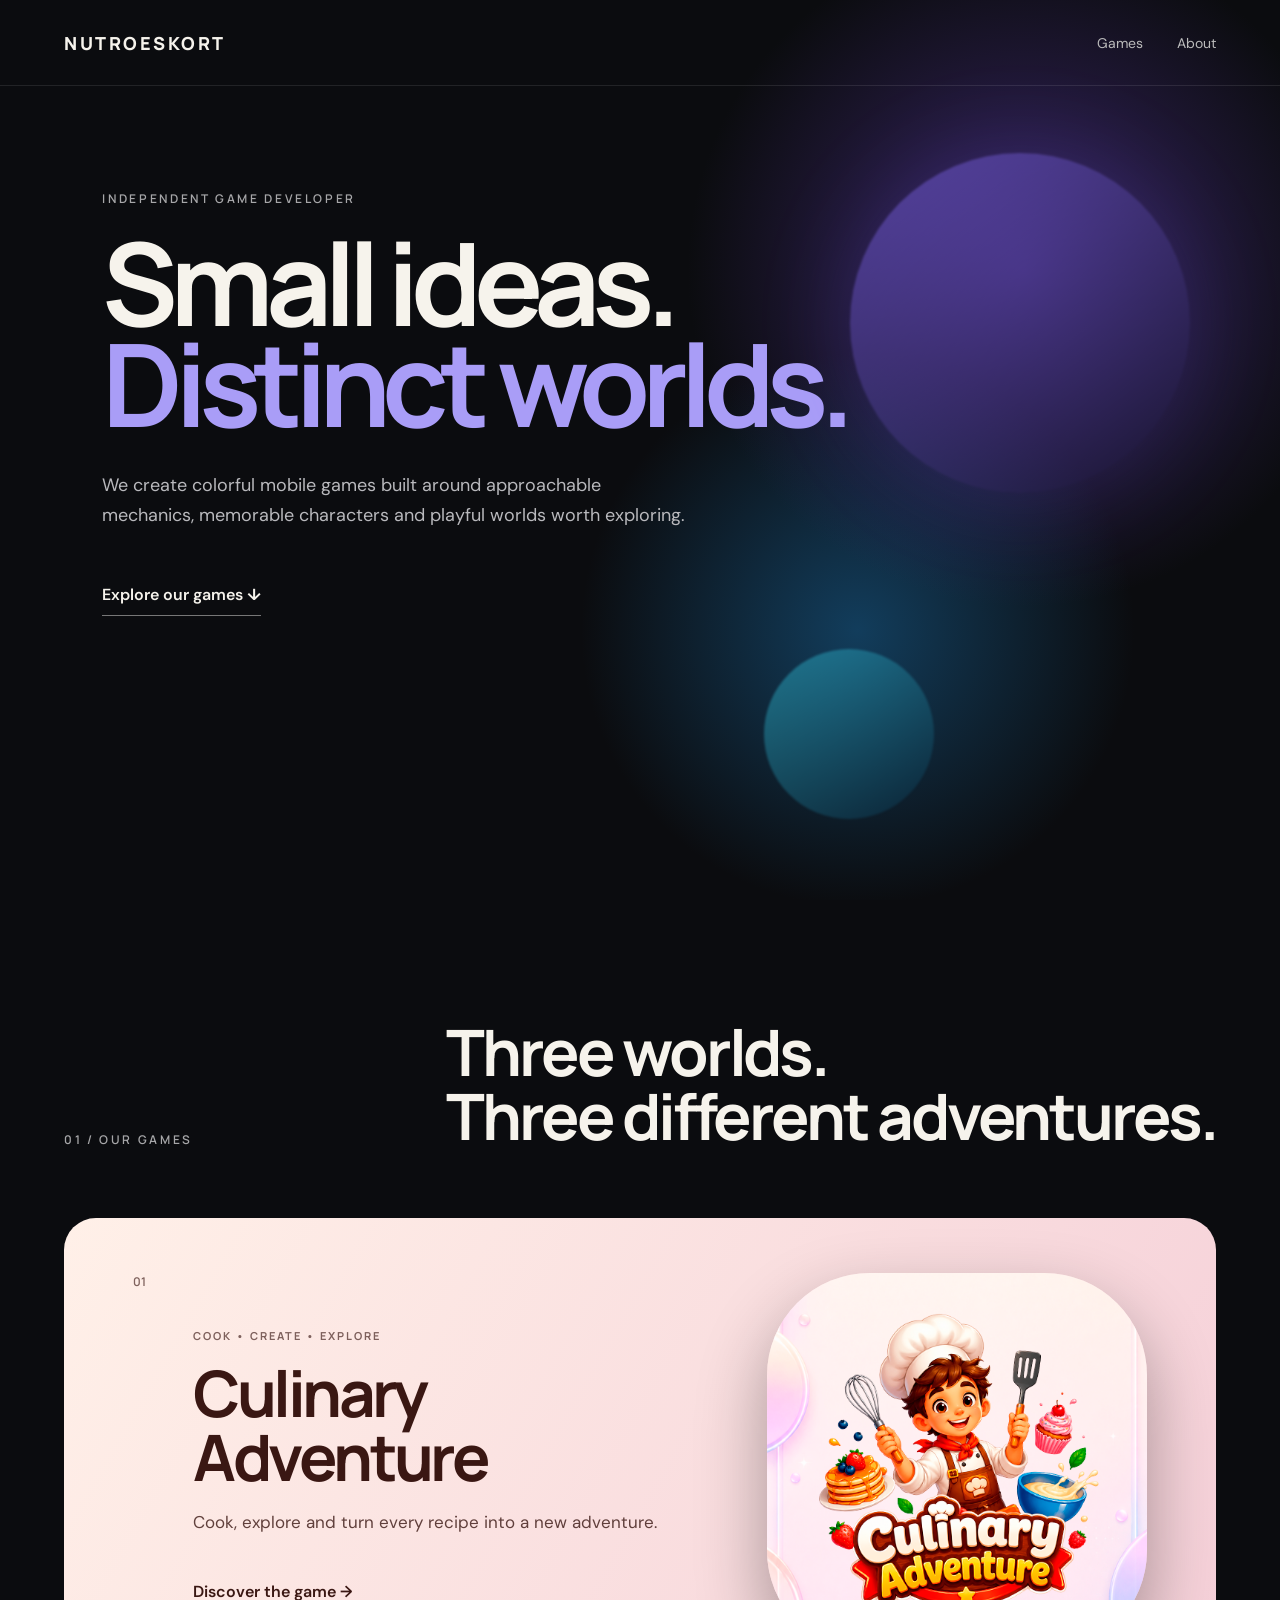
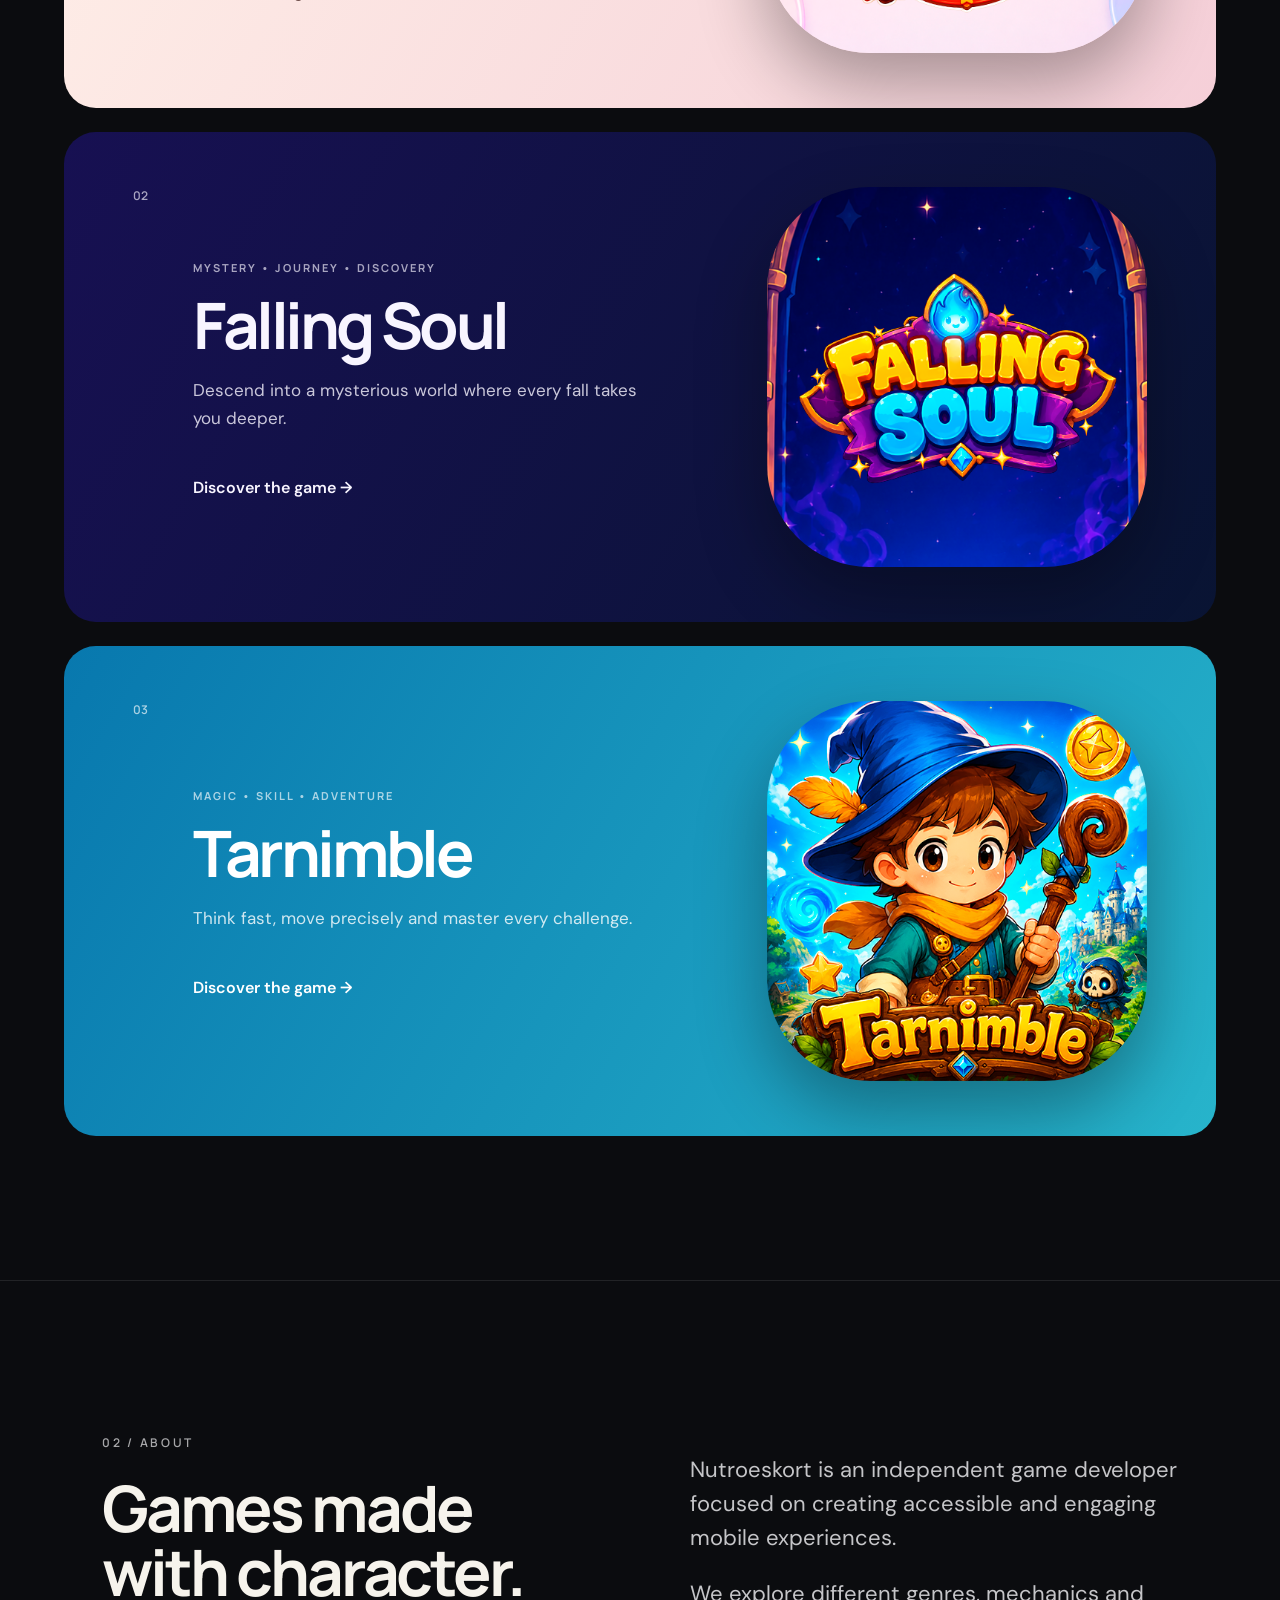
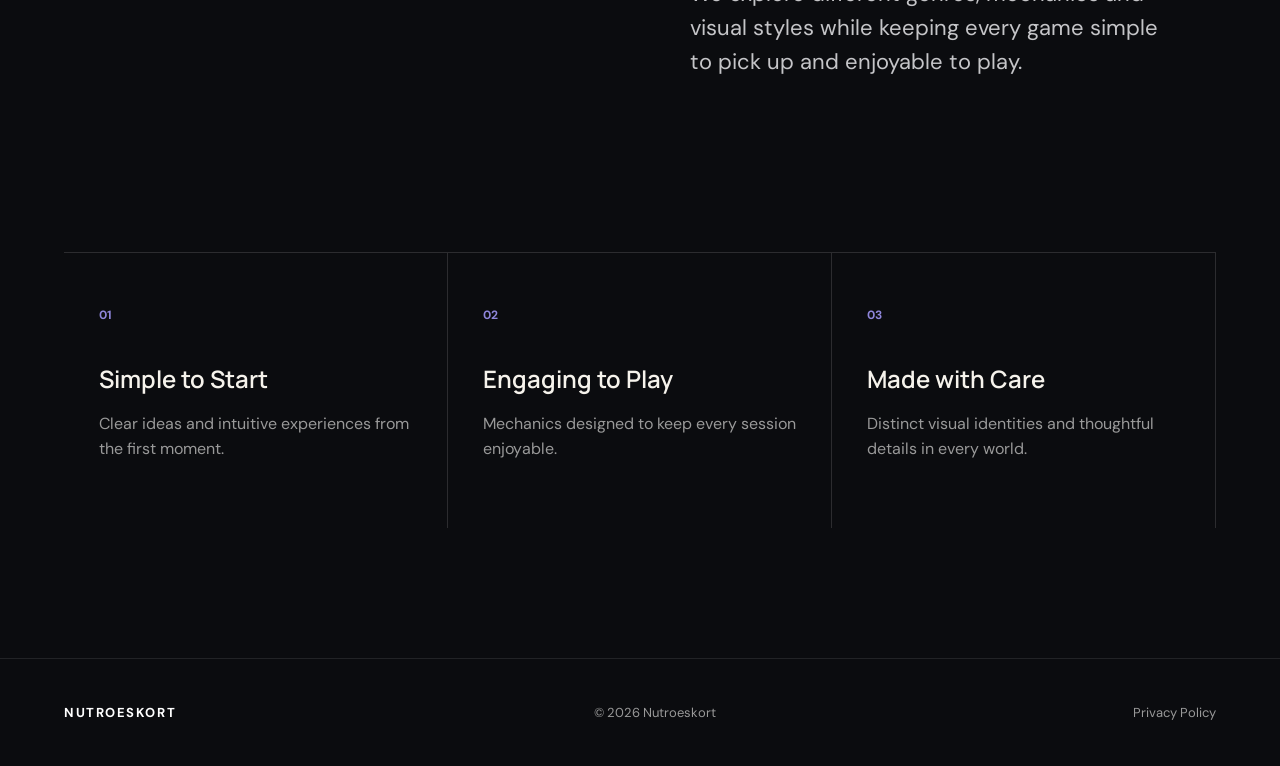
<file: index.html>
<!doctype html><html lang="en"><head><meta charset="utf-8"><meta name="viewport" content="width=device-width,initial-scale=1"><meta name="description" content="Nutroeskort — independent mobile game developer."><title>Nutroeskort — Independent Game Developer</title><link rel="stylesheet" href="assets/style.css"></head><body>
<header class="nav"><a class="brand" href="#top">NUTROESKORT</a><nav><a href="#games">Games</a><a href="#about">About</a></nav></header>
<main id="top"><section class="hero"><div class="eyebrow">INDEPENDENT GAME DEVELOPER</div><h1>Small ideas.<br><span>Distinct worlds.</span></h1><p>We create colorful mobile games built around approachable mechanics, memorable characters and playful worlds worth exploring.</p><a class="cta" href="#games">Explore our games <b>↓</b></a><div class="orb o1"></div><div class="orb o2"></div></section>
<section id="games" class="games"><div class="section-head"><span>01 / OUR GAMES</span><h2>Three worlds.<br>Three different adventures.</h2></div>
<a class="game culinary" href="games/culinary-adventure.html"><div class="num">01</div><div class="copy"><span>COOK • CREATE • EXPLORE</span><h3>Culinary Adventure</h3><p>Cook, explore and turn every recipe into a new adventure.</p><i>Discover the game →</i></div><img src="assets/culinary-adventure.png" alt="Culinary Adventure icon"></a>
<a class="game soul" href="games/falling-soul.html"><div class="num">02</div><div class="copy"><span>MYSTERY • JOURNEY • DISCOVERY</span><h3>Falling Soul</h3><p>Descend into a mysterious world where every fall takes you deeper.</p><i>Discover the game →</i></div><img src="assets/falling-soul.png" alt="Falling Soul icon"></a>
<a class="game tarn" href="games/tarnimble.html"><div class="num">03</div><div class="copy"><span>MAGIC • SKILL • ADVENTURE</span><h3>Tarnimble</h3><p>Think fast, move precisely and master every challenge.</p><i>Discover the game →</i></div><img src="assets/tarnimble.png" alt="Tarnimble icon"></a></section>
<section id="about" class="about"><div><span>02 / ABOUT</span><h2>Games made<br>with character.</h2></div><div class="about-copy"><p>Nutroeskort is an independent game developer focused on creating accessible and engaging mobile experiences.</p><p>We explore different genres, mechanics and visual styles while keeping every game simple to pick up and enjoyable to play.</p></div></section>
<section class="approach"><article><b>01</b><h4>Simple to Start</h4><p>Clear ideas and intuitive experiences from the first moment.</p></article><article><b>02</b><h4>Engaging to Play</h4><p>Mechanics designed to keep every session enjoyable.</p></article><article><b>03</b><h4>Made with Care</h4><p>Distinct visual identities and thoughtful details in every world.</p></article></section></main>
<footer><strong>NUTROESKORT</strong><span>© 2026 Nutroeskort</span><a href="privacy-policy.html">Privacy Policy</a></footer></body></html>
</file>
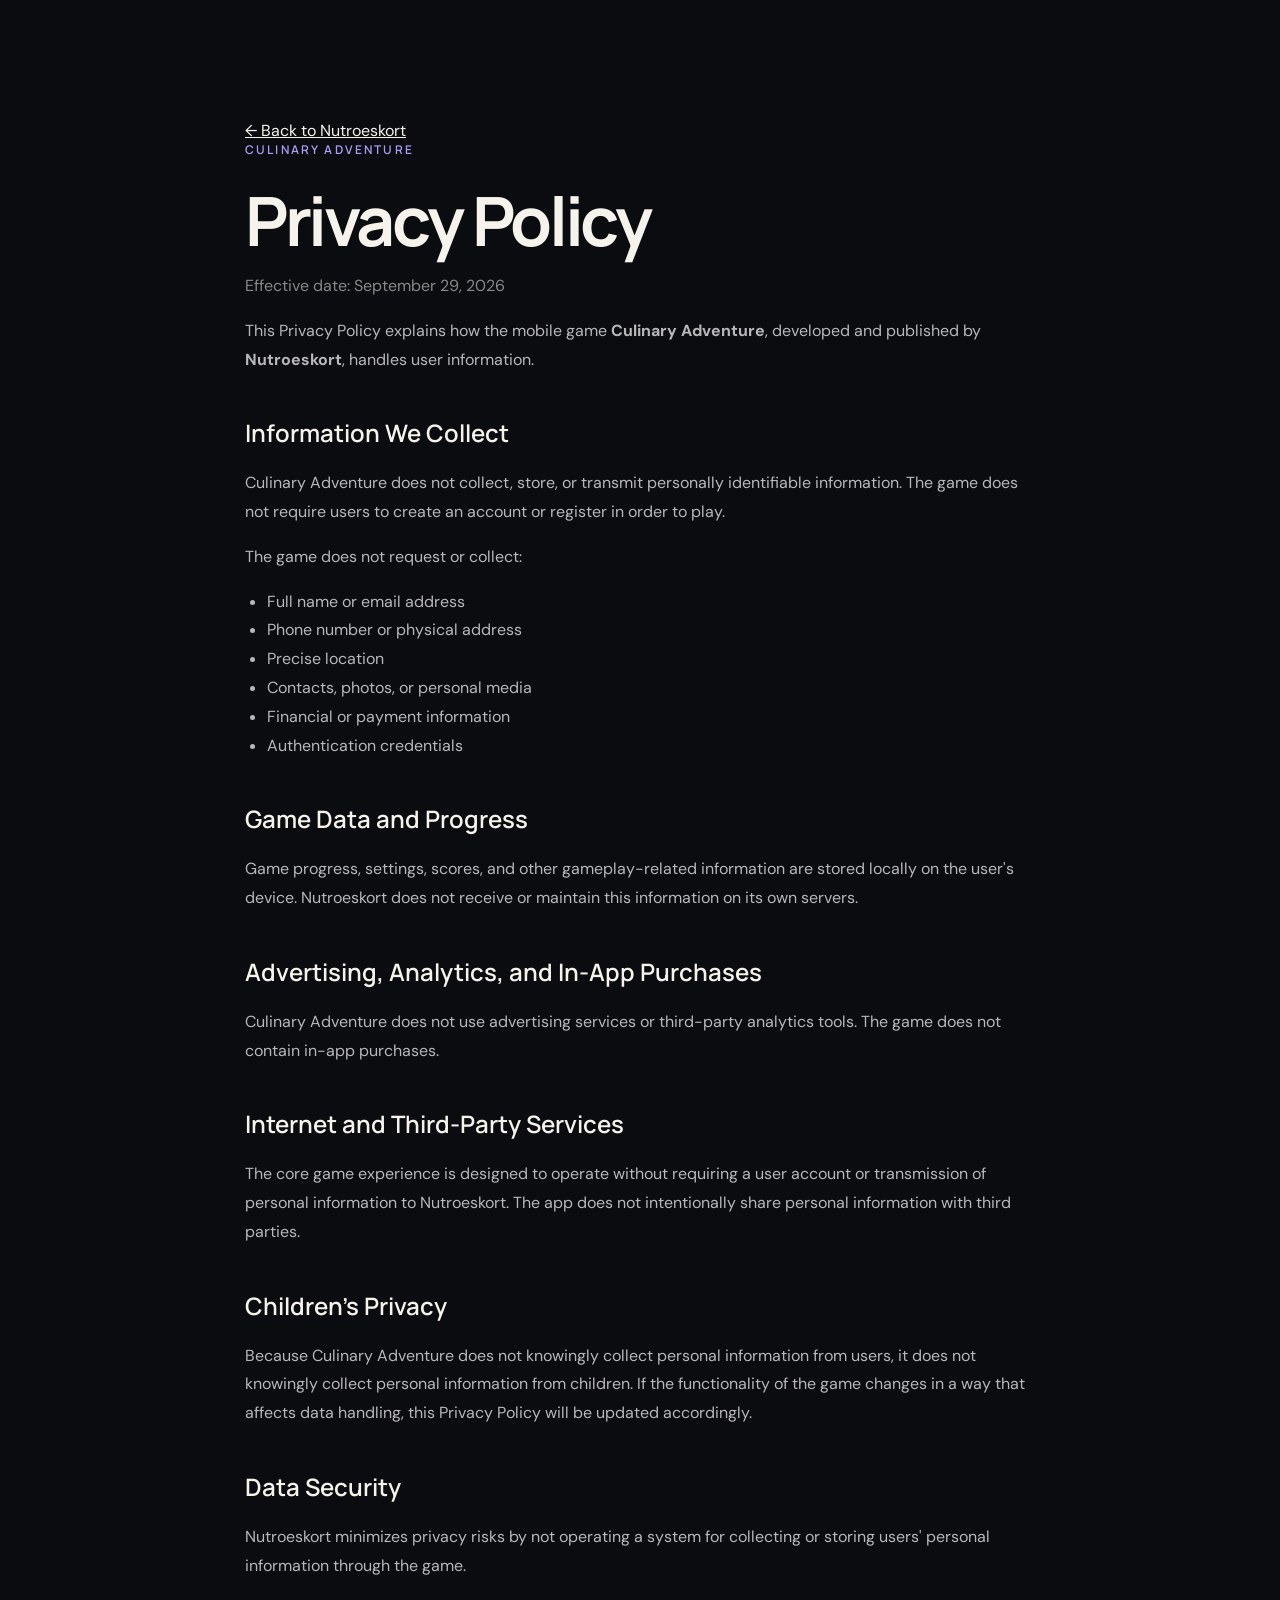
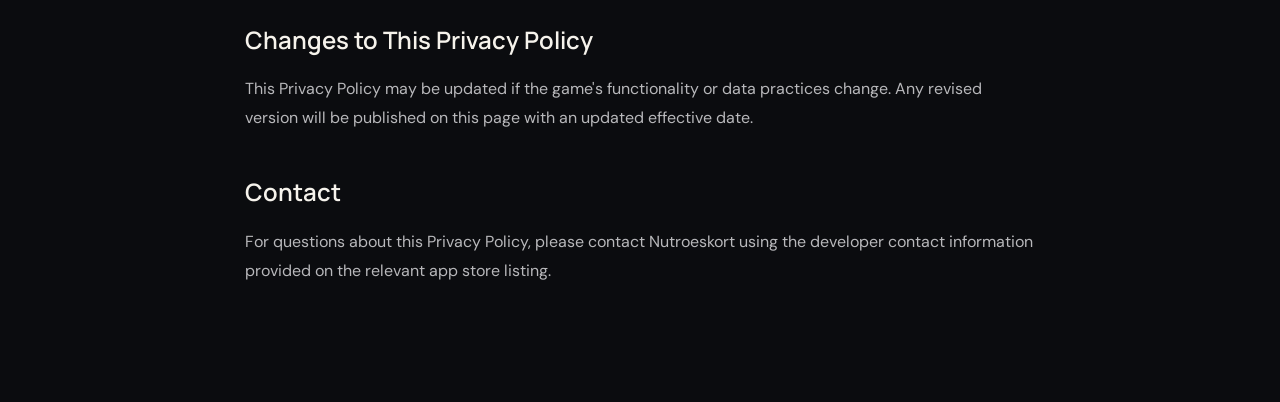
<file: privacy-policy-culinary-adventure.html>
<!doctype html>
<html lang="en">
<head>
  <meta charset="utf-8">
  <meta name="viewport" content="width=device-width,initial-scale=1">
  <title>Privacy Policy — Culinary Adventure</title>
  <meta name="description" content="Privacy Policy for Culinary Adventure by Nutroeskort">
  <link rel="stylesheet" href="assets/style.css">
  <style>
    .policy{max-width:850px;margin:auto;padding:120px 30px 100px}.policy h1{font:700 clamp(46px,7vw,68px)/1 Manrope;letter-spacing:-.05em;margin:28px 0 18px}.policy h2{font:600 24px Manrope;margin-top:42px}.policy p,.policy li{color:#b8b8bb;line-height:1.8}.policy ul{padding-left:22px}.policy a{text-decoration:underline}.policy .app{font:600 12px Manrope;letter-spacing:.18em;color:#a99df7;text-transform:uppercase}.policy .date{color:#888}
  </style>
</head>
<body>
<main class="policy">
  <a href="index.html">← Back to Nutroeskort</a>
  <div class="app">Culinary Adventure</div>
  <h1>Privacy Policy</h1>
  <p class="date">Effective date: September 29, 2026</p>
  <p>This Privacy Policy explains how the mobile game <strong>Culinary Adventure</strong>, developed and published by <strong>Nutroeskort</strong>, handles user information.</p>

  <h2>Information We Collect</h2>
  <p>Culinary Adventure does not collect, store, or transmit personally identifiable information. The game does not require users to create an account or register in order to play.</p>
  <p>The game does not request or collect:</p>
  <ul>
    <li>Full name or email address</li>
    <li>Phone number or physical address</li>
    <li>Precise location</li>
    <li>Contacts, photos, or personal media</li>
    <li>Financial or payment information</li>
    <li>Authentication credentials</li>
  </ul>

  <h2>Game Data and Progress</h2>
  <p>Game progress, settings, scores, and other gameplay-related information are stored locally on the user's device. Nutroeskort does not receive or maintain this information on its own servers.</p>

  <h2>Advertising, Analytics, and In-App Purchases</h2>
  <p>Culinary Adventure does not use advertising services or third-party analytics tools. The game does not contain in-app purchases.</p>

  <h2>Internet and Third-Party Services</h2>
  <p>The core game experience is designed to operate without requiring a user account or transmission of personal information to Nutroeskort. The app does not intentionally share personal information with third parties.</p>

  <h2>Children's Privacy</h2>
  <p>Because Culinary Adventure does not knowingly collect personal information from users, it does not knowingly collect personal information from children. If the functionality of the game changes in a way that affects data handling, this Privacy Policy will be updated accordingly.</p>

  <h2>Data Security</h2>
  <p>Nutroeskort minimizes privacy risks by not operating a system for collecting or storing users' personal information through the game.</p>

  <h2>Changes to This Privacy Policy</h2>
  <p>This Privacy Policy may be updated if the game's functionality or data practices change. Any revised version will be published on this page with an updated effective date.</p>

  <h2>Contact</h2>
  <p>For questions about this Privacy Policy, please contact Nutroeskort using the developer contact information provided on the relevant app store listing.</p>
</main>
</body>
</html>
</file>
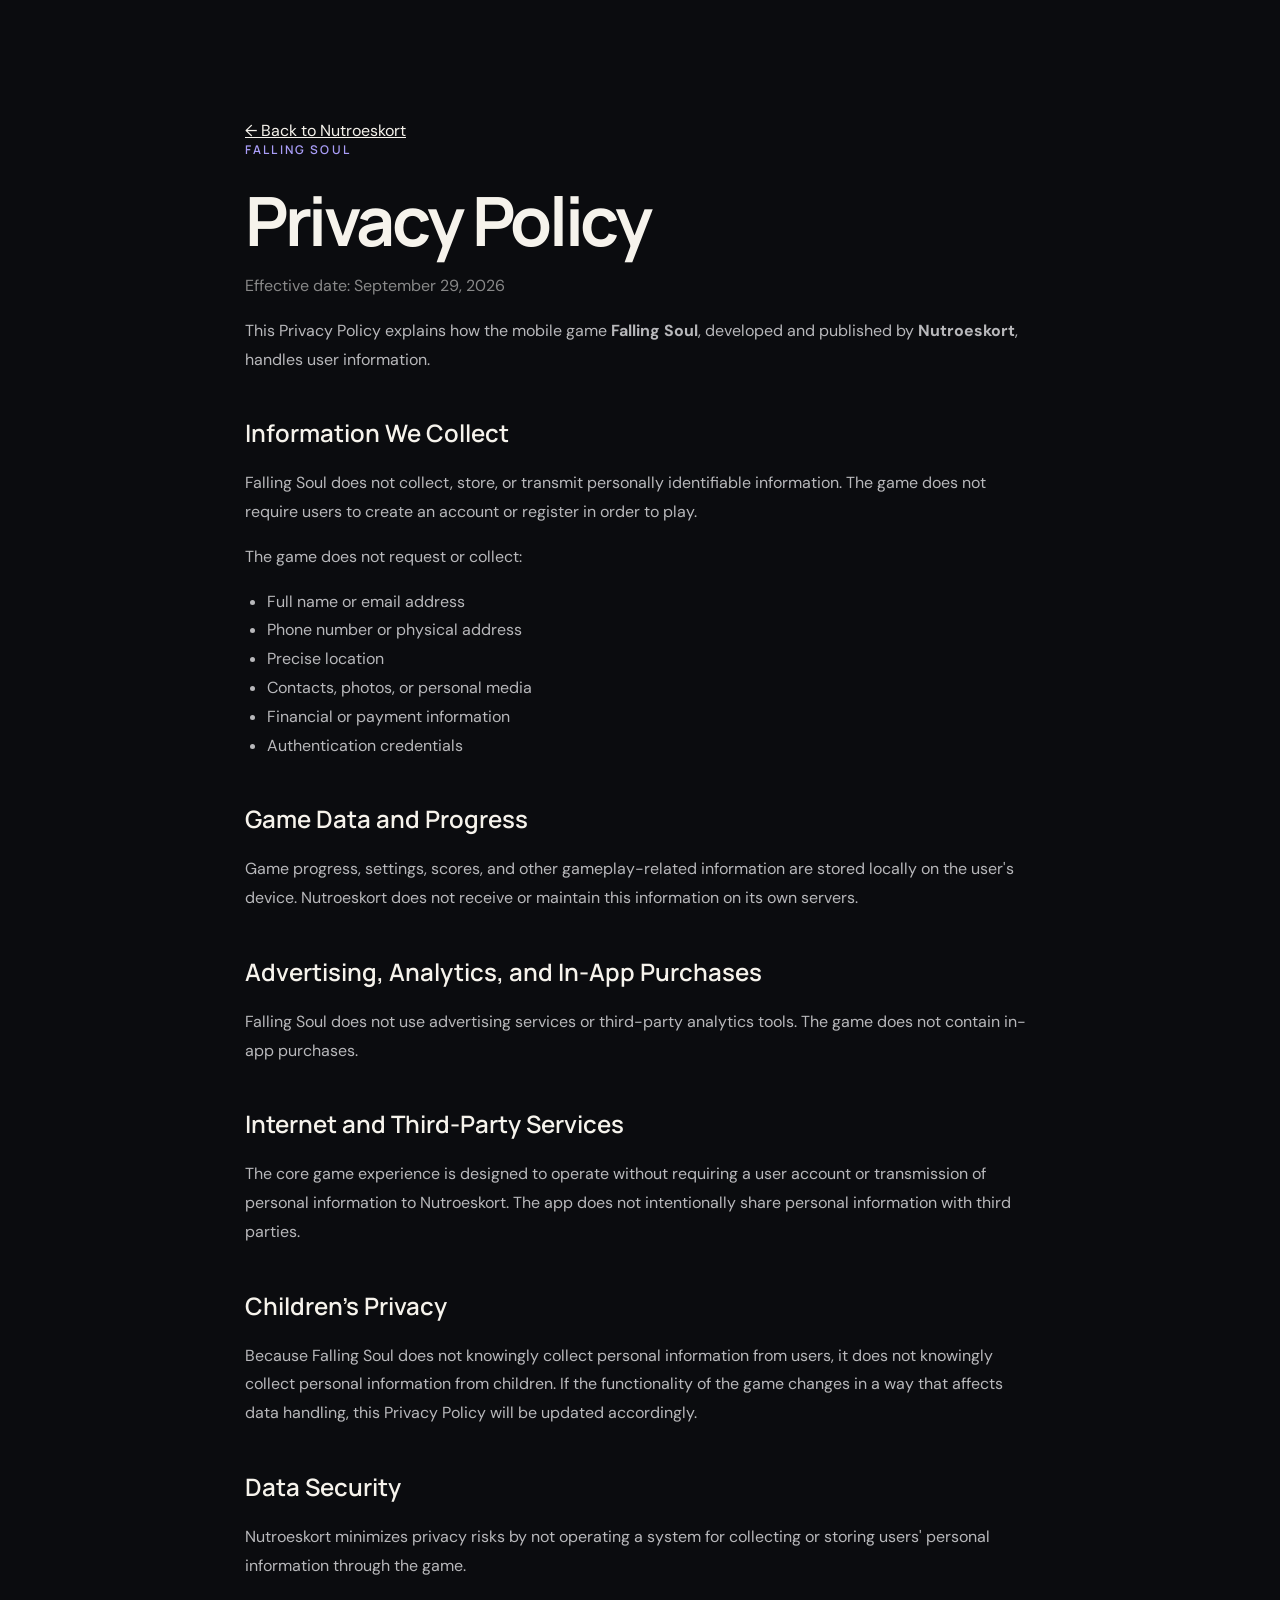
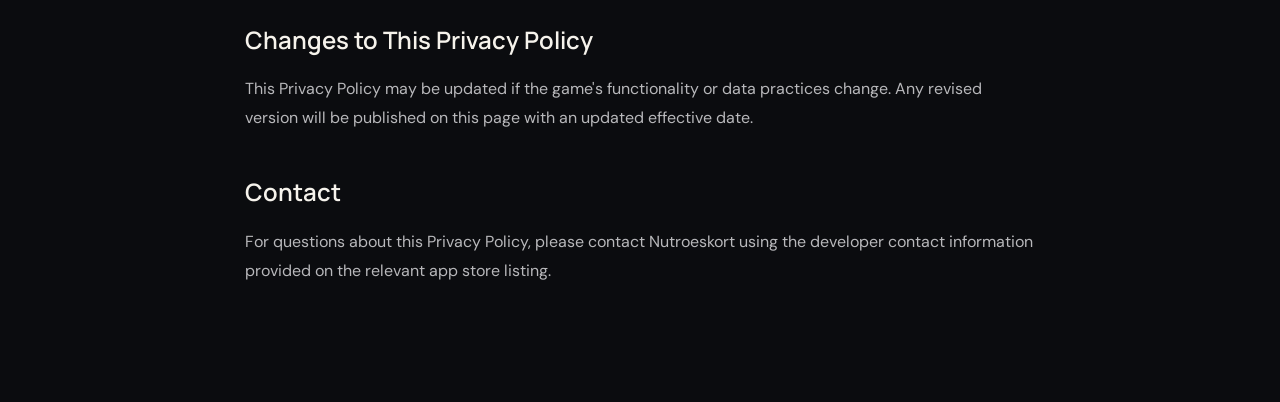
<file: privacy-policy-falling-soul.html>
<!doctype html>
<html lang="en">
<head>
  <meta charset="utf-8">
  <meta name="viewport" content="width=device-width,initial-scale=1">
  <title>Privacy Policy — Falling Soul</title>
  <meta name="description" content="Privacy Policy for Falling Soul by Nutroeskort">
  <link rel="stylesheet" href="assets/style.css">
  <style>
    .policy{max-width:850px;margin:auto;padding:120px 30px 100px}.policy h1{font:700 clamp(46px,7vw,68px)/1 Manrope;letter-spacing:-.05em;margin:28px 0 18px}.policy h2{font:600 24px Manrope;margin-top:42px}.policy p,.policy li{color:#b8b8bb;line-height:1.8}.policy ul{padding-left:22px}.policy a{text-decoration:underline}.policy .app{font:600 12px Manrope;letter-spacing:.18em;color:#a99df7;text-transform:uppercase}.policy .date{color:#888}
  </style>
</head>
<body>
<main class="policy">
  <a href="index.html">← Back to Nutroeskort</a>
  <div class="app">Falling Soul</div>
  <h1>Privacy Policy</h1>
  <p class="date">Effective date: September 29, 2026</p>
  <p>This Privacy Policy explains how the mobile game <strong>Falling Soul</strong>, developed and published by <strong>Nutroeskort</strong>, handles user information.</p>

  <h2>Information We Collect</h2>
  <p>Falling Soul does not collect, store, or transmit personally identifiable information. The game does not require users to create an account or register in order to play.</p>
  <p>The game does not request or collect:</p>
  <ul>
    <li>Full name or email address</li>
    <li>Phone number or physical address</li>
    <li>Precise location</li>
    <li>Contacts, photos, or personal media</li>
    <li>Financial or payment information</li>
    <li>Authentication credentials</li>
  </ul>

  <h2>Game Data and Progress</h2>
  <p>Game progress, settings, scores, and other gameplay-related information are stored locally on the user's device. Nutroeskort does not receive or maintain this information on its own servers.</p>

  <h2>Advertising, Analytics, and In-App Purchases</h2>
  <p>Falling Soul does not use advertising services or third-party analytics tools. The game does not contain in-app purchases.</p>

  <h2>Internet and Third-Party Services</h2>
  <p>The core game experience is designed to operate without requiring a user account or transmission of personal information to Nutroeskort. The app does not intentionally share personal information with third parties.</p>

  <h2>Children's Privacy</h2>
  <p>Because Falling Soul does not knowingly collect personal information from users, it does not knowingly collect personal information from children. If the functionality of the game changes in a way that affects data handling, this Privacy Policy will be updated accordingly.</p>

  <h2>Data Security</h2>
  <p>Nutroeskort minimizes privacy risks by not operating a system for collecting or storing users' personal information through the game.</p>

  <h2>Changes to This Privacy Policy</h2>
  <p>This Privacy Policy may be updated if the game's functionality or data practices change. Any revised version will be published on this page with an updated effective date.</p>

  <h2>Contact</h2>
  <p>For questions about this Privacy Policy, please contact Nutroeskort using the developer contact information provided on the relevant app store listing.</p>
</main>
</body>
</html>
</file>
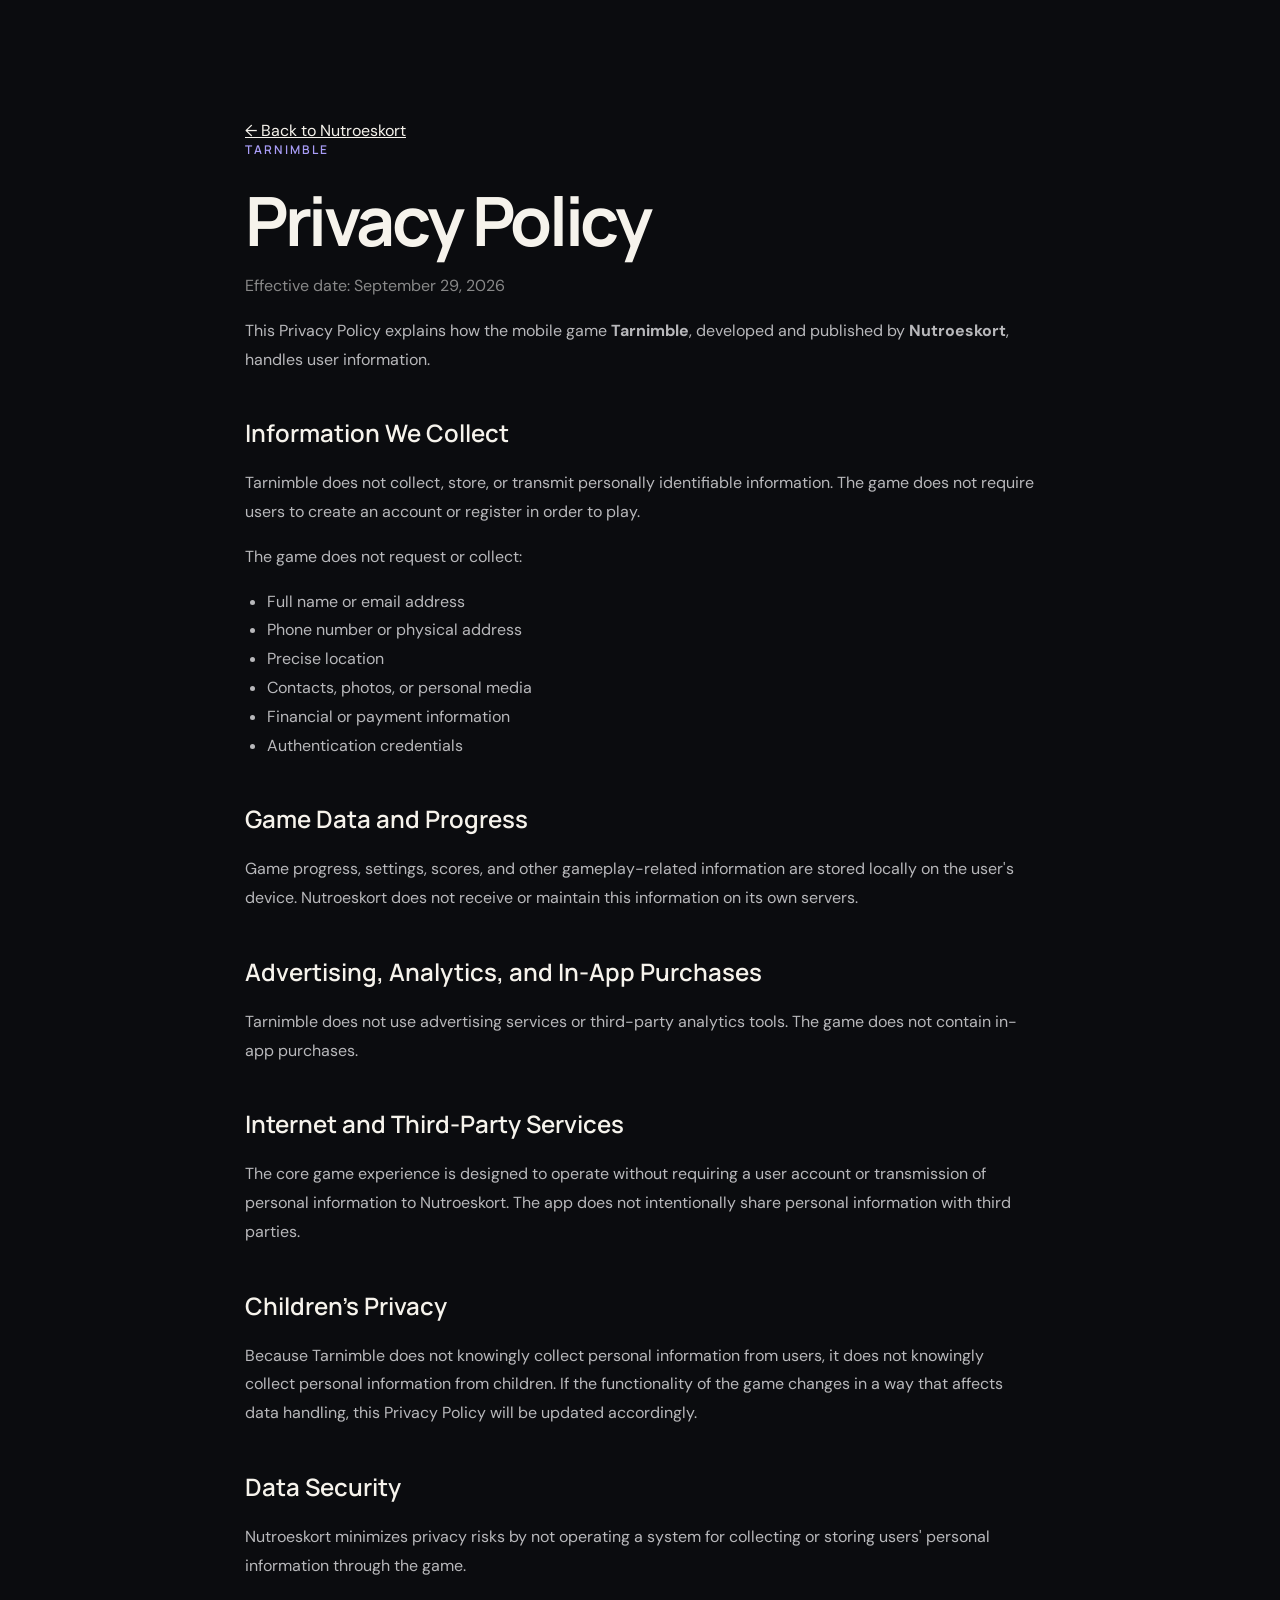
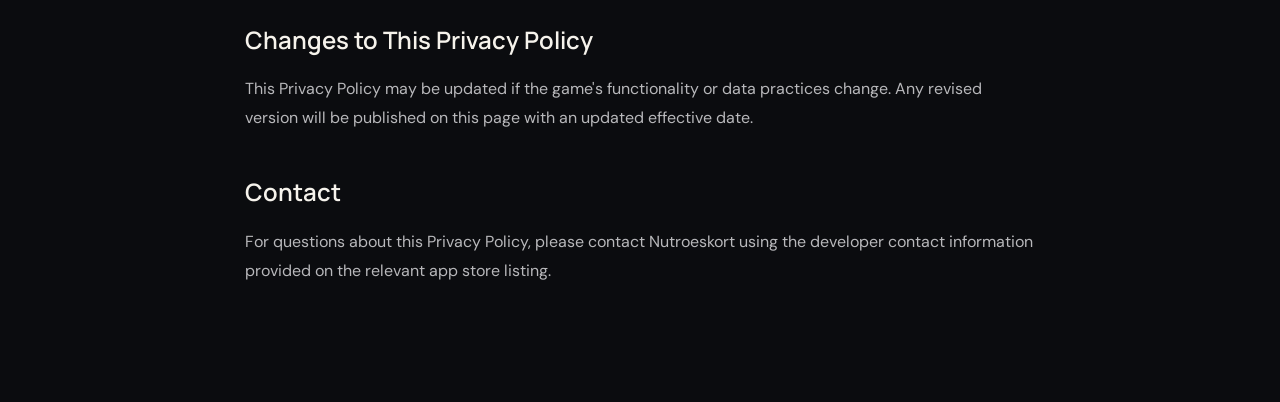
<file: privacy-policy-tarnimble.html>
<!doctype html>
<html lang="en">
<head>
  <meta charset="utf-8">
  <meta name="viewport" content="width=device-width,initial-scale=1">
  <title>Privacy Policy — Tarnimble</title>
  <meta name="description" content="Privacy Policy for Tarnimble by Nutroeskort">
  <link rel="stylesheet" href="assets/style.css">
  <style>
    .policy{max-width:850px;margin:auto;padding:120px 30px 100px}.policy h1{font:700 clamp(46px,7vw,68px)/1 Manrope;letter-spacing:-.05em;margin:28px 0 18px}.policy h2{font:600 24px Manrope;margin-top:42px}.policy p,.policy li{color:#b8b8bb;line-height:1.8}.policy ul{padding-left:22px}.policy a{text-decoration:underline}.policy .app{font:600 12px Manrope;letter-spacing:.18em;color:#a99df7;text-transform:uppercase}.policy .date{color:#888}
  </style>
</head>
<body>
<main class="policy">
  <a href="index.html">← Back to Nutroeskort</a>
  <div class="app">Tarnimble</div>
  <h1>Privacy Policy</h1>
  <p class="date">Effective date: September 29, 2026</p>
  <p>This Privacy Policy explains how the mobile game <strong>Tarnimble</strong>, developed and published by <strong>Nutroeskort</strong>, handles user information.</p>

  <h2>Information We Collect</h2>
  <p>Tarnimble does not collect, store, or transmit personally identifiable information. The game does not require users to create an account or register in order to play.</p>
  <p>The game does not request or collect:</p>
  <ul>
    <li>Full name or email address</li>
    <li>Phone number or physical address</li>
    <li>Precise location</li>
    <li>Contacts, photos, or personal media</li>
    <li>Financial or payment information</li>
    <li>Authentication credentials</li>
  </ul>

  <h2>Game Data and Progress</h2>
  <p>Game progress, settings, scores, and other gameplay-related information are stored locally on the user's device. Nutroeskort does not receive or maintain this information on its own servers.</p>

  <h2>Advertising, Analytics, and In-App Purchases</h2>
  <p>Tarnimble does not use advertising services or third-party analytics tools. The game does not contain in-app purchases.</p>

  <h2>Internet and Third-Party Services</h2>
  <p>The core game experience is designed to operate without requiring a user account or transmission of personal information to Nutroeskort. The app does not intentionally share personal information with third parties.</p>

  <h2>Children's Privacy</h2>
  <p>Because Tarnimble does not knowingly collect personal information from users, it does not knowingly collect personal information from children. If the functionality of the game changes in a way that affects data handling, this Privacy Policy will be updated accordingly.</p>

  <h2>Data Security</h2>
  <p>Nutroeskort minimizes privacy risks by not operating a system for collecting or storing users' personal information through the game.</p>

  <h2>Changes to This Privacy Policy</h2>
  <p>This Privacy Policy may be updated if the game's functionality or data practices change. Any revised version will be published on this page with an updated effective date.</p>

  <h2>Contact</h2>
  <p>For questions about this Privacy Policy, please contact Nutroeskort using the developer contact information provided on the relevant app store listing.</p>
</main>
</body>
</html>
</file>
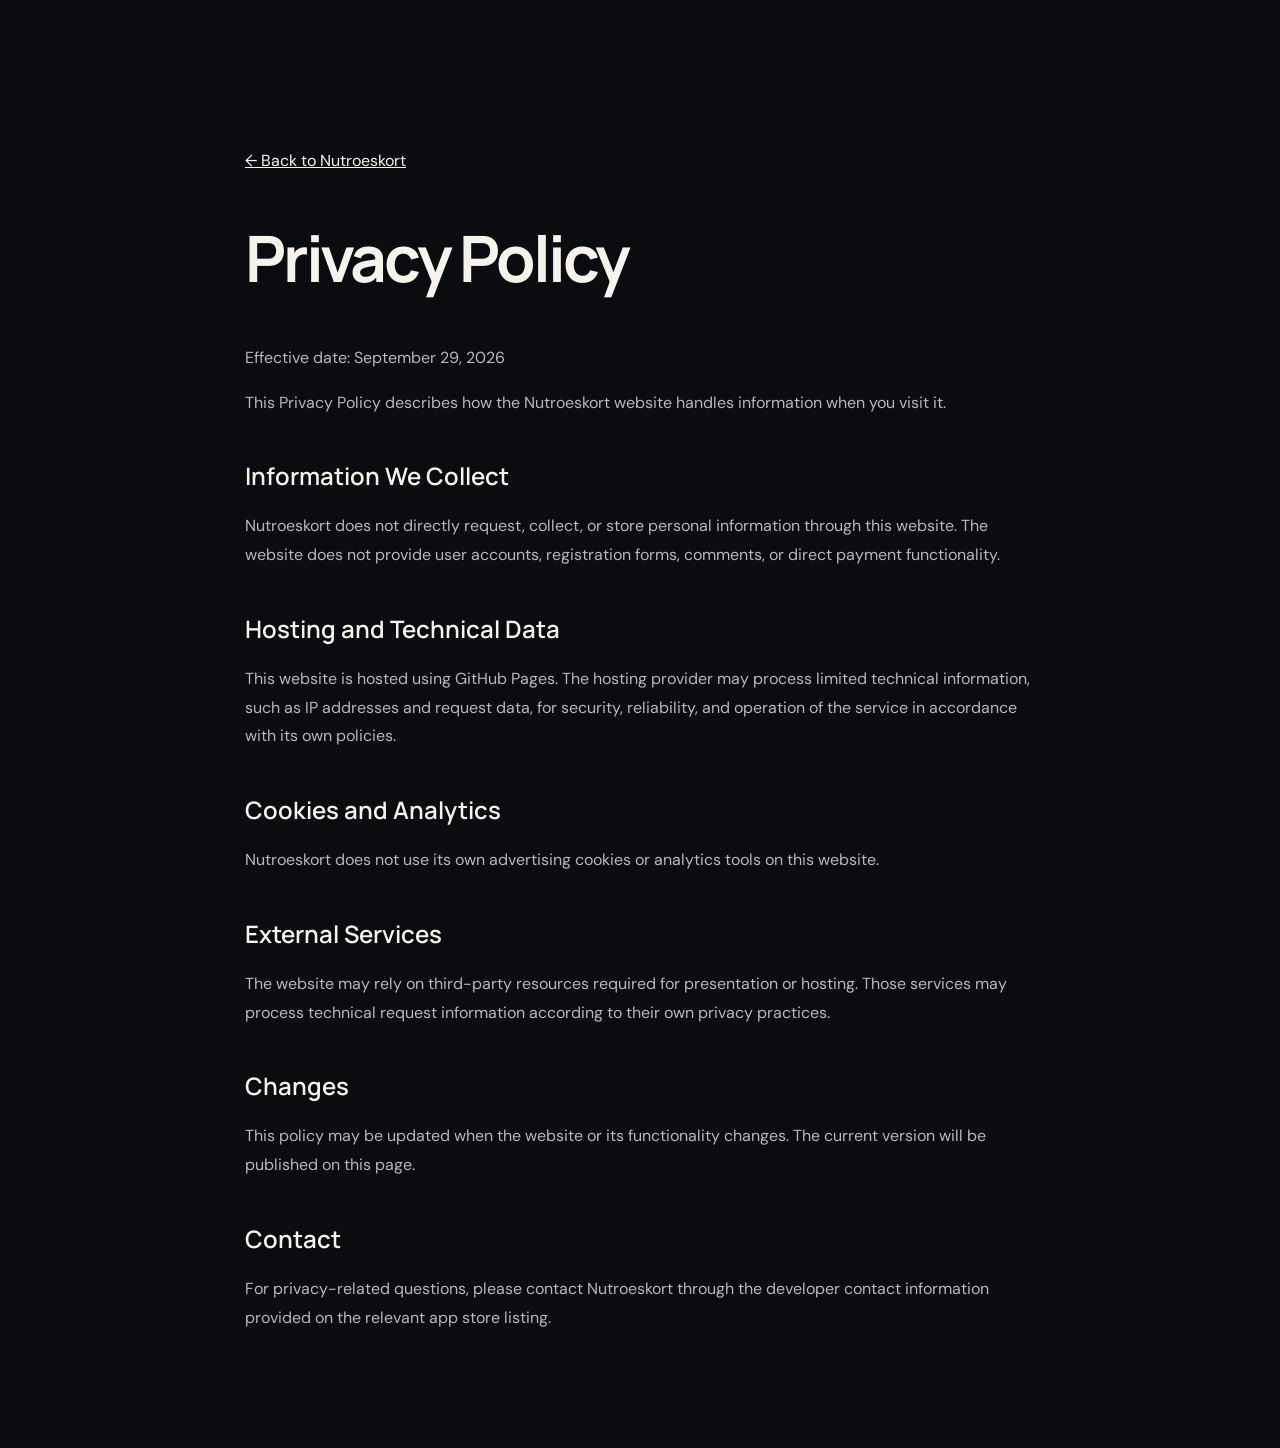
<file: privacy-policy.html>
<!doctype html><html lang="en"><head><meta charset="utf-8"><meta name="viewport" content="width=device-width,initial-scale=1"><title>Privacy Policy — Nutroeskort</title><link rel="stylesheet" href="assets/style.css"><style>.policy{max-width:850px;margin:auto;padding:150px 30px 100px}.policy h1{font:700 64px Manrope;letter-spacing:-.05em}.policy h2{font:600 24px Manrope;margin-top:42px}.policy p{color:#b8b8bb;line-height:1.8}.policy a{text-decoration:underline}</style></head><body><main class="policy"><a href="index.html">← Back to Nutroeskort</a><h1>Privacy Policy</h1><p>Effective date: September 29, 2026</p><p>This Privacy Policy describes how the Nutroeskort website handles information when you visit it.</p><h2>Information We Collect</h2><p>Nutroeskort does not directly request, collect, or store personal information through this website. The website does not provide user accounts, registration forms, comments, or direct payment functionality.</p><h2>Hosting and Technical Data</h2><p>This website is hosted using GitHub Pages. The hosting provider may process limited technical information, such as IP addresses and request data, for security, reliability, and operation of the service in accordance with its own policies.</p><h2>Cookies and Analytics</h2><p>Nutroeskort does not use its own advertising cookies or analytics tools on this website.</p><h2>External Services</h2><p>The website may rely on third-party resources required for presentation or hosting. Those services may process technical request information according to their own privacy practices.</p><h2>Changes</h2><p>This policy may be updated when the website or its functionality changes. The current version will be published on this page.</p><h2>Contact</h2><p>For privacy-related questions, please contact Nutroeskort through the developer contact information provided on the relevant app store listing.</p></main></body></html>
</file>
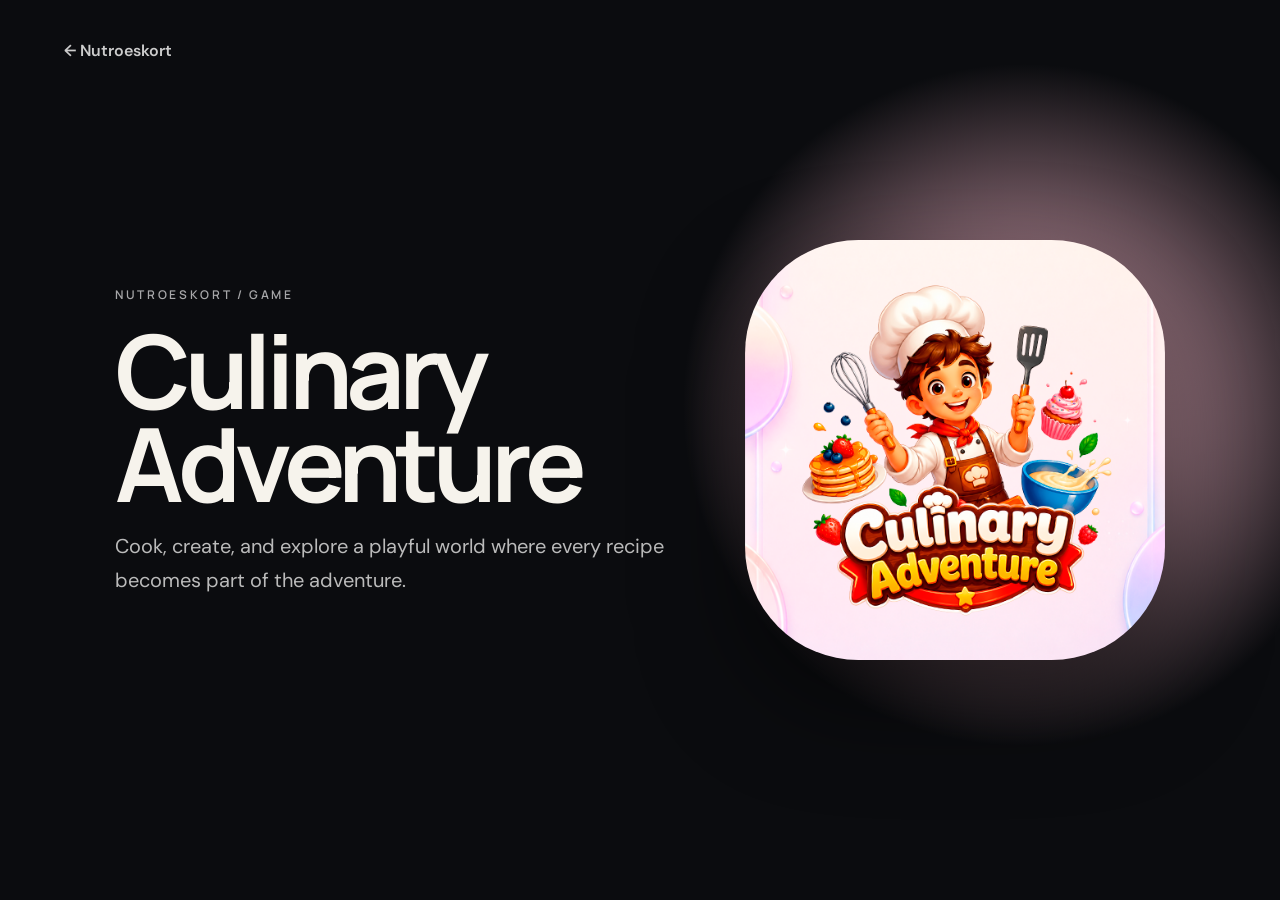
<file: games/culinary-adventure.html>
<!doctype html><html lang="en"><head><meta charset="utf-8"><meta name="viewport" content="width=device-width,initial-scale=1"><title>Culinary Adventure — Nutroeskort</title><link rel="stylesheet" href="../assets/style.css"><style>.detail{min-height:100vh;display:grid;grid-template-columns:1.2fr .8fr;align-items:center;padding:130px 9%;background:radial-gradient(circle at 80% 45%,#f3b7c8 0,transparent 30%),#0b0c0f}.detail h1{font:700 clamp(60px,8vw,120px)/.9 Manrope;letter-spacing:-.06em;margin:20px 0}.detail p{font-size:20px;line-height:1.7;color:#bbb;max-width:600px}.detail img{width:100%;max-width:460px;border-radius:27%;box-shadow:0 40px 100px #0008}.back{position:absolute;top:40px;left:5%;font-weight:600;color:#ccc}@media(max-width:760px){.detail{grid-template-columns:1fr;gap:60px;padding:130px 30px 60px}.detail img{grid-row:1;width:75%}}</style></head><body><a class="back" href="../index.html">← Nutroeskort</a><main class="detail"><div><span class="eyebrow">NUTROESKORT / GAME</span><h1>Culinary Adventure</h1><p>Cook, create, and explore a playful world where every recipe becomes part of the adventure.</p></div><img src="../assets/culinary-adventure.png" alt="Culinary Adventure icon"></main></body></html>
</file>
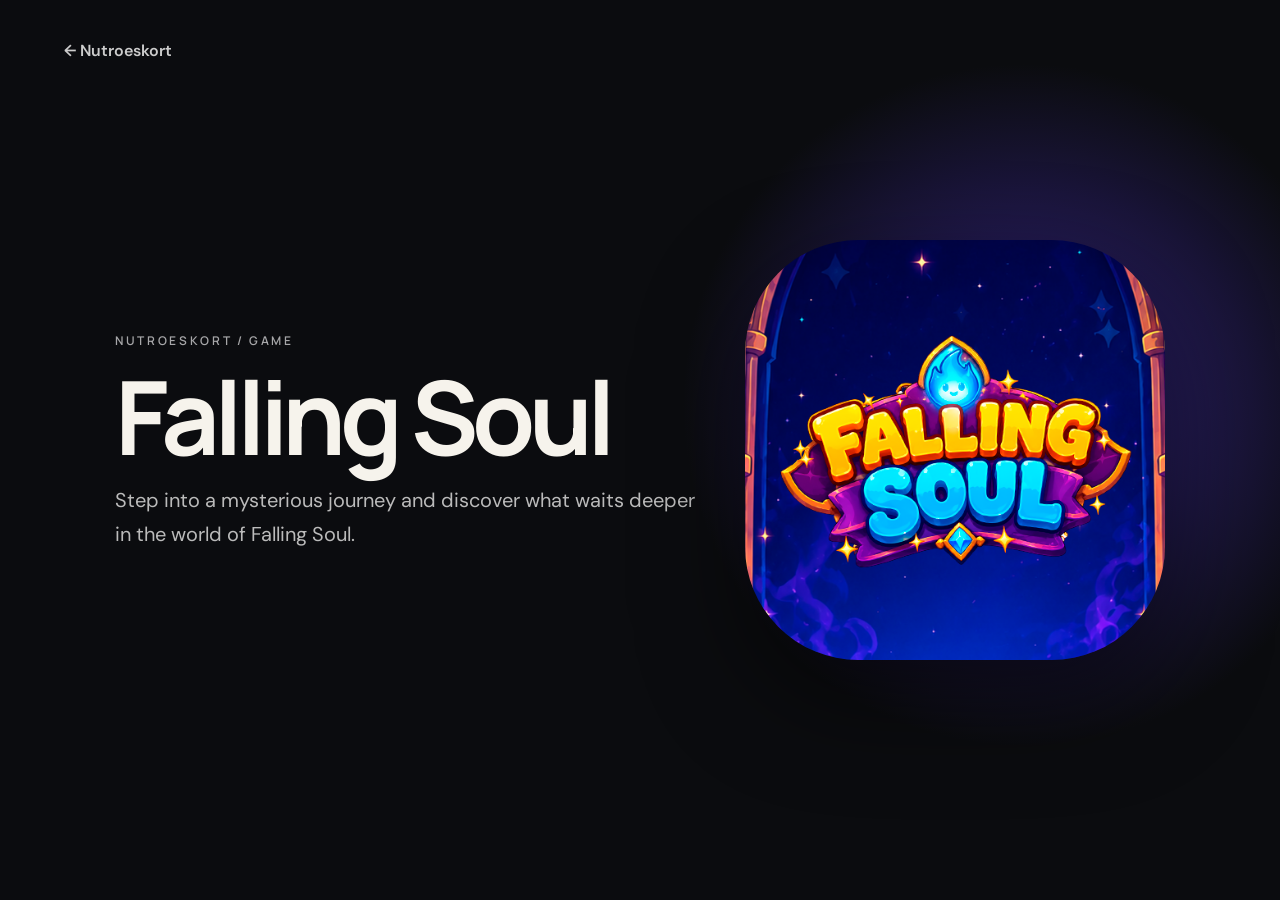
<file: games/falling-soul.html>
<!doctype html><html lang="en"><head><meta charset="utf-8"><meta name="viewport" content="width=device-width,initial-scale=1"><title>Falling Soul — Nutroeskort</title><link rel="stylesheet" href="../assets/style.css"><style>.detail{min-height:100vh;display:grid;grid-template-columns:1.2fr .8fr;align-items:center;padding:130px 9%;background:radial-gradient(circle at 80% 45%,#342485 0,transparent 30%),#0b0c0f}.detail h1{font:700 clamp(60px,8vw,120px)/.9 Manrope;letter-spacing:-.06em;margin:20px 0}.detail p{font-size:20px;line-height:1.7;color:#bbb;max-width:600px}.detail img{width:100%;max-width:460px;border-radius:27%;box-shadow:0 40px 100px #0008}.back{position:absolute;top:40px;left:5%;font-weight:600;color:#ccc}@media(max-width:760px){.detail{grid-template-columns:1fr;gap:60px;padding:130px 30px 60px}.detail img{grid-row:1;width:75%}}</style></head><body><a class="back" href="../index.html">← Nutroeskort</a><main class="detail"><div><span class="eyebrow">NUTROESKORT / GAME</span><h1>Falling Soul</h1><p>Step into a mysterious journey and discover what waits deeper in the world of Falling Soul.</p></div><img src="../assets/falling-soul.png" alt="Falling Soul icon"></main></body></html>
</file>
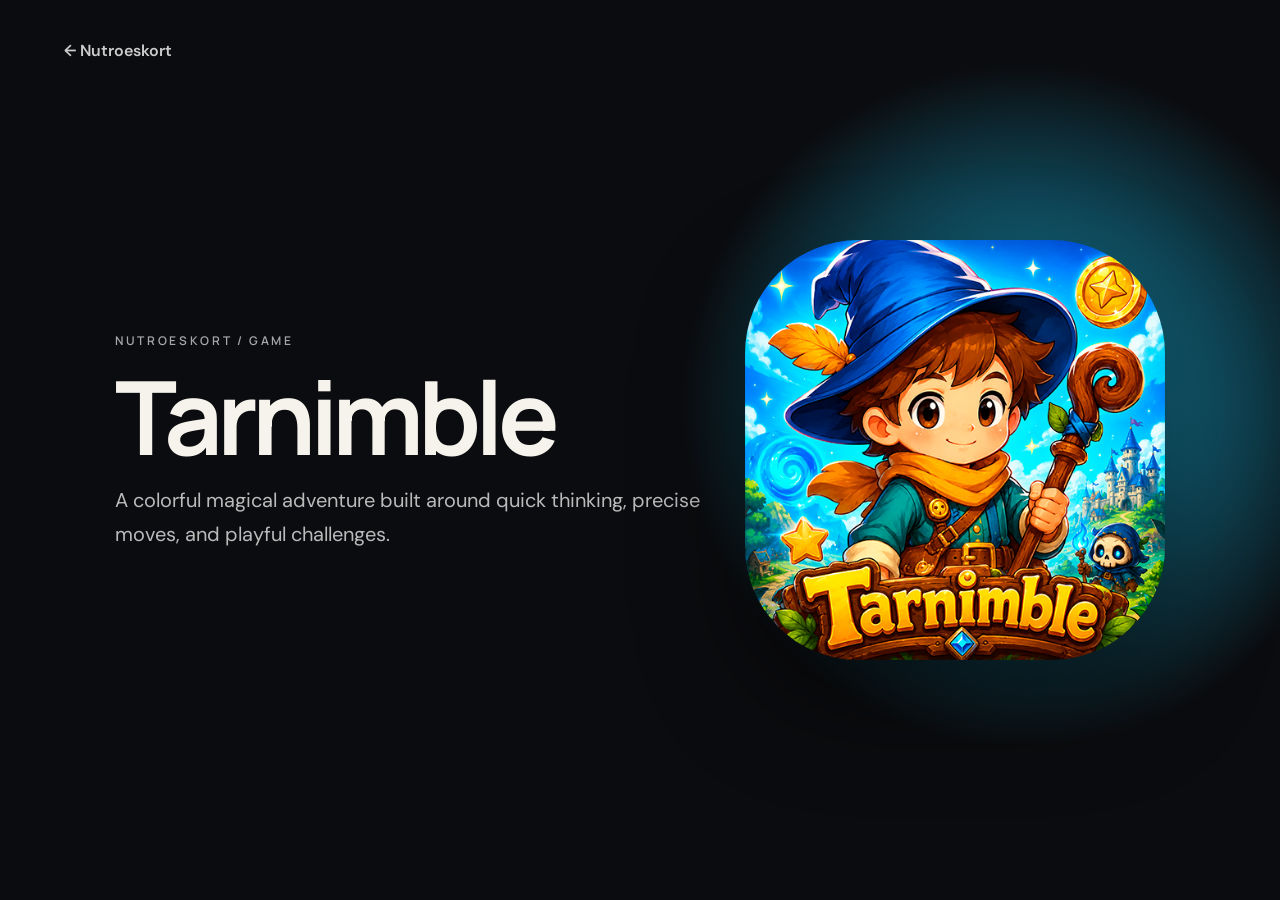
<file: games/tarnimble.html>
<!doctype html><html lang="en"><head><meta charset="utf-8"><meta name="viewport" content="width=device-width,initial-scale=1"><title>Tarnimble — Nutroeskort</title><link rel="stylesheet" href="../assets/style.css"><style>.detail{min-height:100vh;display:grid;grid-template-columns:1.2fr .8fr;align-items:center;padding:130px 9%;background:radial-gradient(circle at 80% 45%,#159ec4 0,transparent 30%),#0b0c0f}.detail h1{font:700 clamp(60px,8vw,120px)/.9 Manrope;letter-spacing:-.06em;margin:20px 0}.detail p{font-size:20px;line-height:1.7;color:#bbb;max-width:600px}.detail img{width:100%;max-width:460px;border-radius:27%;box-shadow:0 40px 100px #0008}.back{position:absolute;top:40px;left:5%;font-weight:600;color:#ccc}@media(max-width:760px){.detail{grid-template-columns:1fr;gap:60px;padding:130px 30px 60px}.detail img{grid-row:1;width:75%}}</style></head><body><a class="back" href="../index.html">← Nutroeskort</a><main class="detail"><div><span class="eyebrow">NUTROESKORT / GAME</span><h1>Tarnimble</h1><p>A colorful magical adventure built around quick thinking, precise moves, and playful challenges.</p></div><img src="../assets/tarnimble.png" alt="Tarnimble icon"></main></body></html>
</file>
<file: assets/style.css>
@import url('https://fonts.googleapis.com/css2?family=DM+Sans:wght@400;500;600;700&family=Manrope:wght@400;500;600;700;800&display=swap');
*{box-sizing:border-box}html{scroll-behavior:smooth}body{margin:0;background:#0b0c0f;color:#f6f3ec;font-family:'DM Sans',sans-serif}a{color:inherit;text-decoration:none}.nav{height:86px;padding:0 max(5vw,28px);display:flex;align-items:center;justify-content:space-between;border-bottom:1px solid #ffffff18;position:absolute;width:100%;z-index:5}.brand{font:800 18px Manrope;letter-spacing:.14em}.nav nav{display:flex;gap:34px;color:#bbb;font-size:14px}.hero{min-height:780px;height:100vh;padding:190px max(8vw,40px) 80px;position:relative;overflow:hidden;background:radial-gradient(circle at 80% 30%,#382565 0,transparent 28%),radial-gradient(circle at 67% 70%,#123d5c 0,transparent 26%),#0b0c0f}.eyebrow,.section-head span,.about>div>span{font:600 12px Manrope;letter-spacing:.22em;color:#a7a7a9}.hero h1{font:700 clamp(60px,9vw,138px)/.88 Manrope;margin:25px 0 35px;letter-spacing:-.07em;max-width:1100px}.hero h1 span{color:#a99df7}.hero p{font-size:18px;line-height:1.7;color:#b9b9bd;max-width:590px}.cta{display:inline-block;margin-top:35px;border-bottom:1px solid #777;padding:0 0 10px;font-weight:600}.orb{position:absolute;border-radius:50%;filter:blur(1px);opacity:.5}.o1{width:340px;height:340px;right:7%;top:17%;background:linear-gradient(145deg,#876cff,#1a1538);box-shadow:0 0 100px #725cff55}.o2{width:170px;height:170px;right:27%;bottom:9%;background:linear-gradient(145deg,#30bcd5,#092b44)}.games{padding:120px max(5vw,28px)}.section-head{display:flex;justify-content:space-between;align-items:end;margin-bottom:70px}.section-head h2,.about h2{font:700 clamp(40px,5vw,72px)/1 Manrope;letter-spacing:-.05em;margin:0}.game{min-height:460px;margin:24px 0;border-radius:32px;padding:55px 6%;display:grid;grid-template-columns:60px 1fr minmax(260px,380px);align-items:center;overflow:hidden;position:relative;transition:.35s transform}.game:hover{transform:translateY(-5px)}.game img{width:100%;border-radius:27%;box-shadow:0 30px 70px #0005;transition:.4s transform}.game:hover img{transform:rotate(2deg) scale(1.03)}.game .num{align-self:start;font:600 12px Manrope;opacity:.65}.copy{max-width:620px;padding-right:50px}.copy span{font:700 11px Manrope;letter-spacing:.18em;opacity:.65}.copy h3{font:700 clamp(40px,5vw,76px)/1 Manrope;letter-spacing:-.055em;margin:16px 0 20px}.copy p{font-size:17px;line-height:1.6;max-width:470px;opacity:.8}.copy i{display:inline-block;margin-top:28px;font-style:normal;font-weight:600}.culinary{background:linear-gradient(120deg,#fff0e8,#f5cfd8);color:#3a1713}.soul{background:linear-gradient(120deg,#171052,#091433);color:#f8f5ff}.tarn{background:linear-gradient(120deg,#0878ae,#27b4cb);color:white}.about{padding:150px max(8vw,40px);display:grid;grid-template-columns:1fr 1fr;gap:100px;border-top:1px solid #ffffff18}.about h2{margin-top:24px}.about-copy{font-size:22px;line-height:1.55;color:#c5c5c8;max-width:650px}.approach{display:grid;grid-template-columns:repeat(3,1fr);margin:0 max(5vw,28px) 130px;border-top:1px solid #ffffff22}.approach article{padding:50px 35px;min-height:230px;border-right:1px solid #ffffff22}.approach b{font-size:12px;color:#8f86db}.approach h4{font:600 24px Manrope;margin:38px 0 10px}.approach p{color:#999;line-height:1.6}footer{padding:45px max(5vw,28px);border-top:1px solid #ffffff18;display:flex;justify-content:space-between;color:#999;font-size:13px}footer strong{color:#fff;letter-spacing:.12em}@media(max-width:760px){.nav nav{display:none}.hero{min-height:720px;padding-top:160px}.hero h1{font-size:64px}.orb{opacity:.25}.section-head{display:block}.section-head h2{margin-top:20px}.game{grid-template-columns:1fr;padding:35px;gap:25px}.game .num{display:none}.game img{grid-row:1;width:75%;max-width:300px}.copy{padding:0}.copy h3{font-size:44px}.about{grid-template-columns:1fr;gap:45px;padding:100px 30px}.approach{grid-template-columns:1fr}.approach article{border-right:0;border-bottom:1px solid #ffffff22}footer{gap:20px;flex-wrap:wrap}}
</file>
